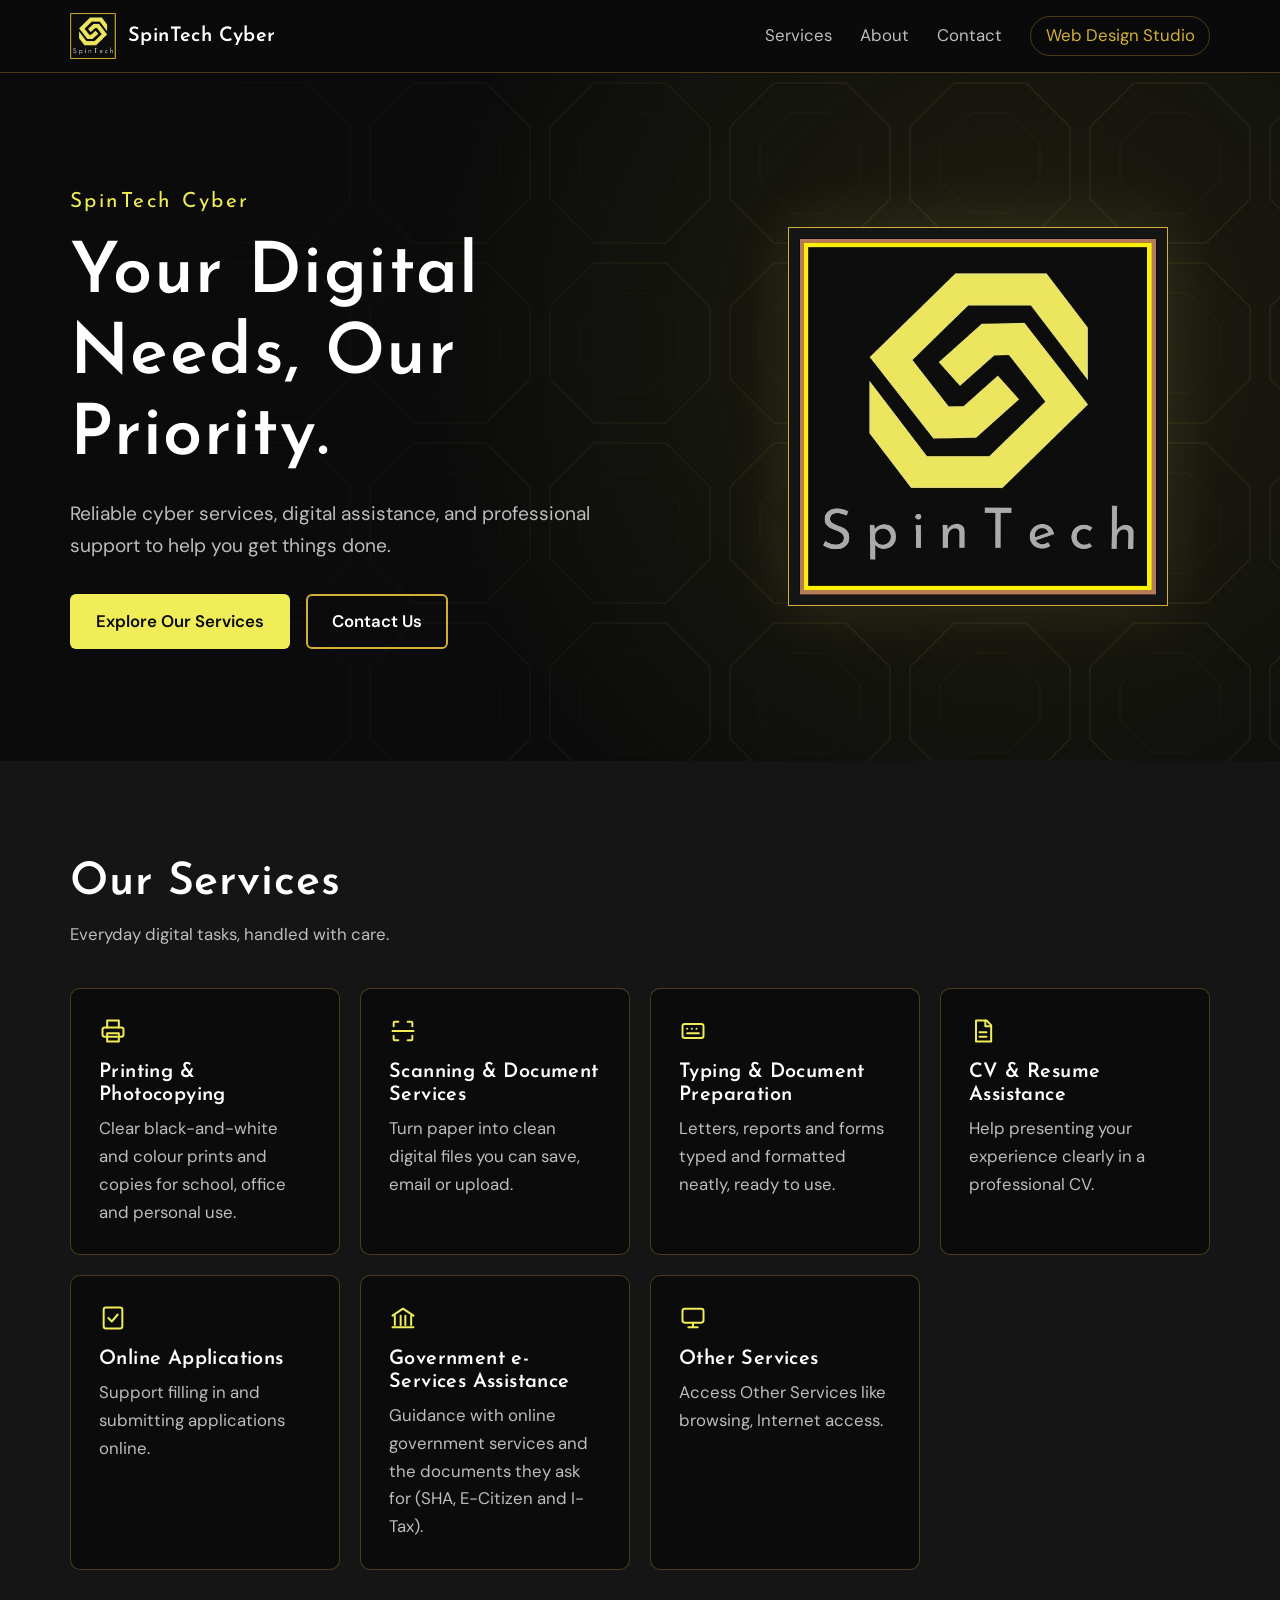
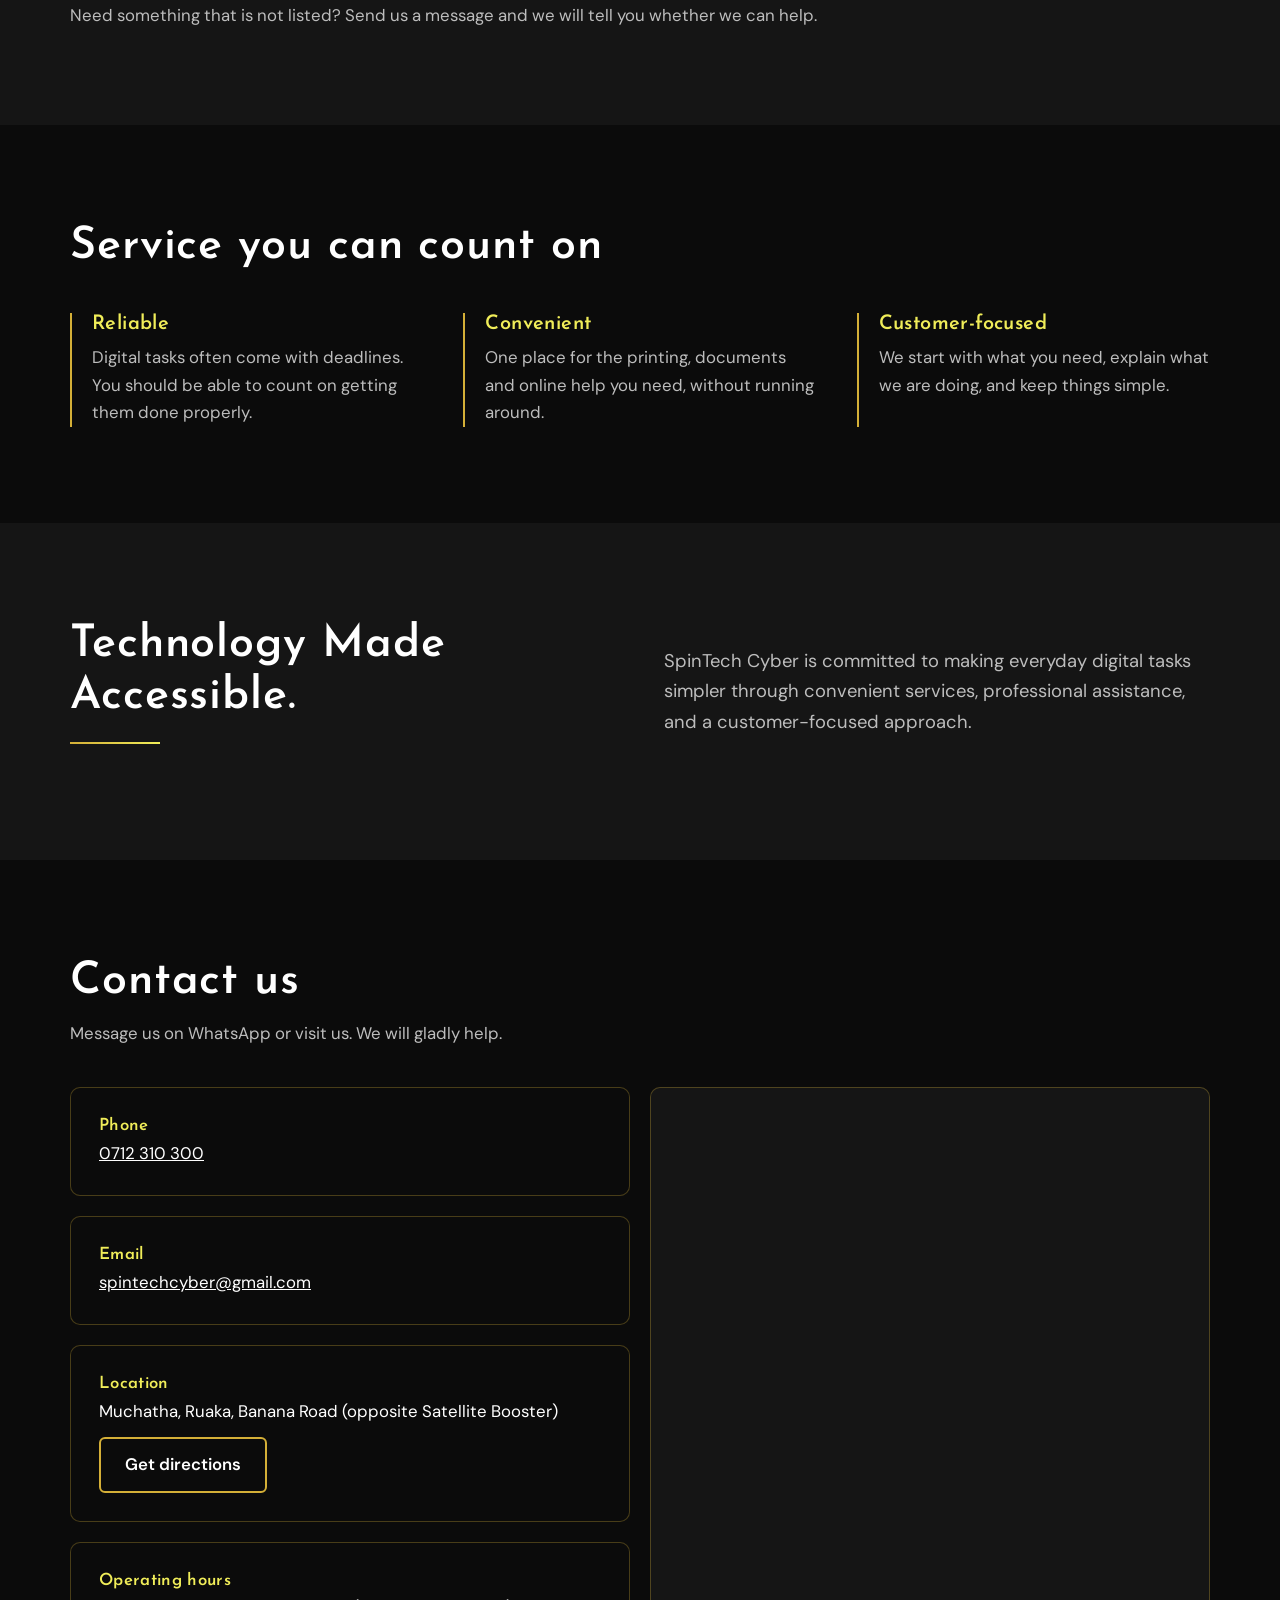
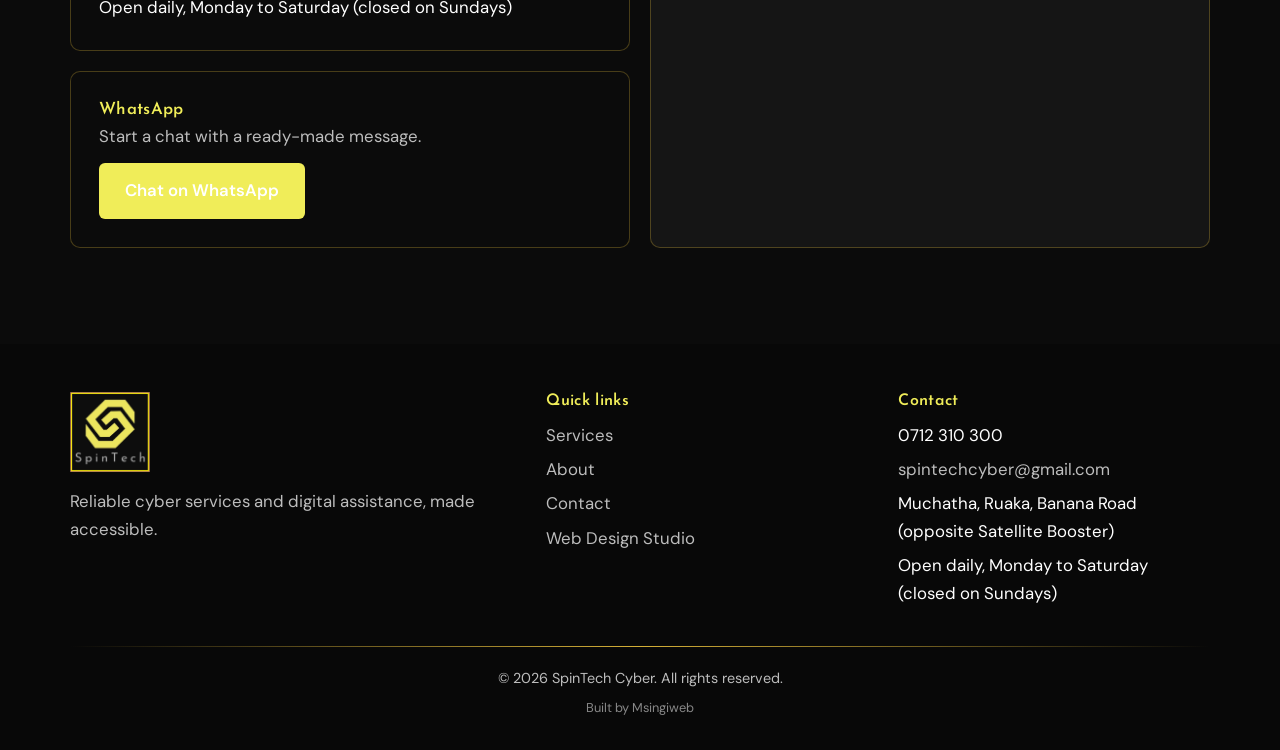
<file: index.html>
<!DOCTYPE html>
<html lang="en">
<head>
<meta charset="utf-8">
<meta name="viewport" content="width=device-width, initial-scale=1">
<title>SpinTech Cyber | Reliable Cyber Services in Kenya</title>
<meta name="description" content="SpinTech Cyber offers reliable cyber services, digital assistance and professional support to help you get things done.">
<meta name="theme-color" content="#0B0B0B">
<meta property="og:title" content="SpinTech Cyber">
<meta property="og:description" content="Your Digital Needs, Our Priority.">
<meta property="og:image" content="/assets/logo.png">
<link rel="icon" href="assets/logo.png" type="image/png">
<link rel="preconnect" href="https://fonts.googleapis.com">
<link rel="preconnect" href="https://fonts.gstatic.com" crossorigin>
<link href="https://fonts.googleapis.com/css2?family=DM+Sans:wght@400;500;700&family=Josefin+Sans:wght@400;600&display=swap" rel="stylesheet">
<link rel="stylesheet" href="css/base.css">
<link rel="stylesheet" href="css/spintech.css">
<style>
.site-footer .credit{margin:6px 0 0;text-align:center;font-size:.8rem;opacity:.7}
.site-footer .credit a{color:inherit;text-decoration:none;transition:opacity .25s}
.site-footer .credit a:hover,.site-footer .credit a:focus-visible{opacity:1;text-decoration:underline}
</style>
</head>
<body>
<a class="skip" href="#main">Skip to content</a>
<header class="site-header">
  <div class="container bar">
    <a class="brand" href="index.html" aria-label="SpinTech Cyber home"><img src="assets/logo.png" alt="SpinTech logo" width="46" height="46"><span class="brand-name">SpinTech Cyber</span></a>
    <button class="nav-toggle" aria-expanded="false" aria-controls="site-nav" aria-label="Toggle menu">&#9776;</button>
    <nav id="site-nav" aria-label="Main">
      <a href="#services">Services</a>
      <a href="#about">About</a>
      <a href="#contact">Contact</a>
      <a class="studio" href="web-studio.html">Web Design Studio</a>
    </nav>
  </div>
</header>

<main id="main">
  <section class="hero">
    <div class="container hero-grid">
      <div>
        <p class="brand-line">SpinTech Cyber</p>
        <h1>Your Digital Needs, Our Priority.</h1>
        <p class="lead">Reliable cyber services, digital assistance, and professional support to help you get things done.</p>
        <div class="actions">
          <a class="btn btn-primary" href="#services">Explore Our Services</a>
          <a class="btn btn-ghost" href="#contact">Contact Us</a>
        </div>
      </div>
      <img class="hero-logo" src="assets/logo.png" alt="SpinTech official logo" width="380" height="379" fetchpriority="high">
    </div>
  </section>

  <section id="services" class="alt">
    <div class="container">
      <div class="head">
        <h2>Our Services</h2>
        <p>Everyday digital tasks, handled with care.</p>
      </div>
      <div class="grid" id="services-grid"></div>
      <p class="note">Need something that is not listed? Send us a message and we will tell you whether we can help.</p>
    </div>
  </section>

  <section id="trust">
    <div class="container">
      <div class="head"><h2>Service you can count on</h2></div>
      <div class="points">
        <div><h3>Reliable</h3><p>Digital tasks often come with deadlines. You should be able to count on getting them done properly.</p></div>
        <div><h3>Convenient</h3><p>One place for the printing, documents and online help you need, without running around.</p></div>
        <div><h3>Customer-focused</h3><p>We start with what you need, explain what we are doing, and keep things simple.</p></div>
      </div>
    </div>
  </section>

  <section id="about" class="alt">
    <div class="container about">
      <div>
        <h2>Technology Made Accessible.</h2>
        <div class="divider"></div>
      </div>
      <p>SpinTech Cyber is committed to making everyday digital tasks simpler through convenient services, professional assistance, and a customer-focused approach.</p>
    </div>
  </section>

  <section id="contact">
    <div class="container">
      <div class="head"><h2>Contact us</h2><p>Message us on WhatsApp or visit us. We will gladly help.</p></div>
      <div class="contact-grid">
        <div class="info">
          <div class="card"><h3>Phone</h3><a data-slot="phoneDisplay" data-placeholder="[Phone number to be added]" href="#contact"></a></div>
          <div class="card"><h3>Email</h3><a data-slot="email" data-placeholder="[Email to be added]" href="#contact"></a></div>
          <div class="card"><h3>Location</h3><p><span data-slot="location" data-placeholder="[Business location to be added]"></span></p><a class="btn btn-ghost" data-maps href="#contact">Get directions</a></div>
          <div class="card"><h3>Operating hours</h3><span data-slot="hours" data-placeholder="[Operating hours to be added]"></span></div>
          <div class="card"><h3>WhatsApp</h3><p>Start a chat with a ready-made message.</p><a class="btn btn-primary" data-wa="spintech" href="#contact">Chat on WhatsApp</a></div>
        </div>
        <div id="map"><p>Map will appear here once the business location is added.</p></div>
      </div>
    </div>
  </section>
</main>

<footer class="site-footer">
  <div class="container">
    <div class="foot">
      <div>
        <img src="assets/logo.png" alt="SpinTech logo" width="80" height="80" loading="lazy">
        <p>Reliable cyber services and digital assistance, made accessible.</p>
      </div>
      <div>
        <h3>Quick links</h3>
        <ul><li><a href="#services">Services</a></li><li><a href="#about">About</a></li><li><a href="#contact">Contact</a></li><li><a href="web-studio.html">Web Design Studio</a></li></ul>
      </div>
      <div>
        <h3>Contact</h3>
        <ul>
          <li><span data-slot="phoneDisplay" data-placeholder="[Phone to be added]"></span></li>
          <li><a data-slot="email" data-placeholder="[Email to be added]" href="#contact"></a></li>
          <li><span data-slot="location" data-placeholder="[Location to be added]"></span></li>
          <li><span data-slot="hours" data-placeholder="[Hours to be added]"></span></li>
        </ul>
      </div>
    </div>
    <div class="rule"></div>
    <p class="copy">&copy; <span data-year></span> SpinTech Cyber. All rights reserved.</p>
    <p class="credit"><a href="https://www.msingiweb.co.ke" target="_blank" rel="noopener">Built by Msingiweb</a></p>
  </div>
</footer>
<script src="js/config.js"></script>
<script src="js/main.js"></script>
</body>
</html>
</file>
<file: css/base.css>
*,*::before,*::after{box-sizing:border-box}
html{scroll-behavior:smooth;scroll-padding-top:80px;-webkit-text-size-adjust:100%}
body{margin:0;line-height:1.65;-webkit-font-smoothing:antialiased}
img,svg,iframe{max-width:100%;display:block}
h1,h2,h3,p,ul{margin:0}
ul{padding:0;list-style:none}
a{color:inherit}
:focus-visible{outline:3px solid var(--focus);outline-offset:3px;border-radius:4px}
.container{width:min(1140px,100% - 2.5rem);margin-inline:auto}
.skip{position:absolute;left:-999px;top:0;background:#fff;color:#000;padding:.75rem 1rem;z-index:100}
.skip:focus{left:1rem;top:1rem}
.placeholder{font-style:italic;opacity:.8}
.btn{display:inline-flex;align-items:center;justify-content:center;min-height:48px;padding:.75rem 1.5rem;border-radius:var(--btn-radius);font-weight:600;text-decoration:none;border:2px solid transparent;transition:background .2s,color .2s,border-color .2s,transform .2s;cursor:pointer}
.btn:hover{transform:translateY(-2px)}
.nav-toggle{display:none;background:none;border:1px solid currentColor;color:inherit;border-radius:8px;width:46px;height:46px;cursor:pointer;font-size:1.3rem}
@media (max-width:820px){
  .nav-toggle{display:block}
  #site-nav{display:none;background:var(--bg);position:absolute;left:0;right:0;top:100%;flex-direction:column;align-items:stretch;gap:0;padding:.25rem 1.25rem 1.25rem;border-bottom:1px solid var(--line);box-shadow:0 18px 30px rgba(0,0,0,.18)}
  #site-nav.open{display:flex}
  #site-nav a{padding:.9rem 0;line-height:1.3;text-align:left;border-bottom:1px solid var(--line)}
}
@media (prefers-reduced-motion:reduce){*{animation:none!important;transition:none!important;scroll-behavior:auto!important}}
</file>
<file: css/spintech.css>
:root{--bg:#0B0B0B;--bg2:#151515;--yellow:#F0ED59;--gold:#D4AF37;--text:#fff;--muted:#BDBDBD;--line:rgba(212,175,55,.3);--focus:#F0ED59;--btn-radius:6px}
body{background:var(--bg);color:var(--text);font-family:"DM Sans",system-ui,sans-serif;font-size:1.05rem}
h1,h2,h3,.brand-name{font-family:"Josefin Sans","DM Sans",sans-serif;letter-spacing:.02em;line-height:1.15}
h2{font-size:clamp(1.9rem,4vw,2.8rem);font-weight:600}
h3{font-size:1.25rem;font-weight:600}
p{color:var(--muted)}
.site-header{position:sticky;top:0;z-index:50;background:rgba(11,11,11,.94);backdrop-filter:blur(10px);border-bottom:1px solid var(--line)}
.bar{display:flex;align-items:center;justify-content:space-between;min-height:72px}
.brand{display:flex;align-items:center;gap:.75rem;text-decoration:none}
.brand img{width:46px;height:46px}
.brand-name{font-size:1.25rem;font-weight:600;color:var(--text)}
@media (min-width:821px){#site-nav{display:flex;align-items:center;gap:1.75rem}}
#site-nav a{text-decoration:none;color:var(--muted);transition:color .2s}
#site-nav a:hover{color:var(--yellow)}
#site-nav a.studio{color:var(--gold);border:1px solid var(--line);padding:.35rem .9rem;border-radius:999px;text-align:center}
.btn-primary{background:var(--yellow);color:#0B0B0B}.btn-primary:hover{background:#fff}
.btn-ghost{border-color:var(--gold);color:var(--text)}.btn-ghost:hover{background:rgba(212,175,55,.12);border-color:var(--yellow)}
.hero{position:relative;overflow:hidden;padding:clamp(3.5rem,9vw,7rem) 0;background:radial-gradient(circle at 80% 40%,rgba(240,237,89,.09),transparent 55%),var(--bg)}
.hero::before{content:"";position:absolute;inset:0;opacity:.6;background-image:url("data:image/svg+xml,%3Csvg xmlns='http://www.w3.org/2000/svg' width='180' height='180'%3E%3Cpolygon points='54,10 126,10 170,54 170,126 126,170 54,170 10,126 10,54' fill='none' stroke='%23D4AF37' stroke-opacity='.16' stroke-width='1.5'/%3E%3Cpolygon points='72,40 108,40 140,72 140,108 108,140 72,140 40,108 40,72' fill='none' stroke='%23F0ED59' stroke-opacity='.07'/%3E%3C/svg%3E");-webkit-mask-image:linear-gradient(90deg,transparent 0,#000 70%);mask-image:linear-gradient(90deg,transparent 0,#000 70%)}
.hero-grid{position:relative;display:grid;grid-template-columns:1.15fr .85fr;gap:3rem;align-items:center}
.brand-line{color:var(--yellow);font-family:"Josefin Sans",sans-serif;font-size:1.3rem;letter-spacing:.12em;margin-bottom:1rem}
.hero h1{font-size:clamp(2.5rem,6vw,4.4rem);font-weight:600;margin-bottom:1.25rem}
.lead{font-size:1.2rem;max-width:34rem;margin-bottom:2rem}
.actions{display:flex;flex-wrap:wrap;gap:1rem}
.hero-logo{justify-self:center;width:min(380px,100%);border:1px solid var(--gold);padding:10px;background:var(--bg2);box-shadow:0 0 60px rgba(240,237,89,.12);animation:rise 1s ease-out both}
@keyframes rise{from{opacity:0;transform:translateY(16px) scale(.97)}to{opacity:1;transform:none}}
@media (max-width:820px){.hero-grid{grid-template-columns:1fr}.hero-logo{order:-1;width:min(240px,70%);justify-self:start}}
section{padding:clamp(3.5rem,8vw,6rem) 0}
.head{max-width:40rem;margin-bottom:2.5rem}.head h2{margin-bottom:.75rem}
.alt{background:var(--bg2)}
.grid{display:grid;grid-template-columns:repeat(auto-fill,minmax(250px,1fr));gap:1.25rem}
.card{background:var(--bg);border:1px solid var(--line);padding:1.75rem;border-radius:10px;transition:border-color .25s,transform .25s,box-shadow .25s}
.card:hover{border-color:var(--yellow);transform:translateY(-4px);box-shadow:0 10px 30px rgba(240,237,89,.07)}
.icon{display:inline-flex;color:var(--yellow);margin-bottom:1rem}
.card h3{margin-bottom:.5rem}
.note{margin-top:2rem}
.points{display:grid;grid-template-columns:repeat(auto-fit,minmax(240px,1fr));gap:2.5rem}
.points div{border-left:2px solid var(--gold);padding-left:1.25rem}
.points h3{color:var(--yellow);margin-bottom:.5rem}
.about{display:grid;grid-template-columns:1fr 1fr;gap:3rem;align-items:center}
.about p{font-size:1.15rem}
.divider{height:2px;width:90px;background:linear-gradient(90deg,var(--gold),var(--yellow));margin:1.25rem 0}
@media (max-width:820px){.about{grid-template-columns:1fr}}
.contact-grid{display:grid;grid-template-columns:1fr 1fr;gap:1.25rem}
.info{display:grid;gap:1.25rem;align-content:start}
.info .card:hover{transform:none;box-shadow:none}
.info h3{font-size:1.05rem;color:var(--yellow);margin-bottom:.25rem}
.info a,.info span{color:var(--text)}
.info .btn{margin-top:.75rem}
#map{min-height:320px;border:1px solid var(--line);border-radius:10px;overflow:hidden;background:var(--bg2);display:grid;place-items:center;text-align:center;padding:1.5rem}
#map iframe{width:100%;height:100%;min-height:320px;border:0}
@media (max-width:820px){.contact-grid{grid-template-columns:1fr}}
.site-footer{background:#080808;padding:3rem 0 2rem}
.foot{display:grid;grid-template-columns:1.4fr 1fr 1fr;gap:2.5rem}
.foot img{width:80px;margin-bottom:1rem}
.foot h3{font-size:1rem;margin-bottom:.75rem;color:var(--yellow)}
.foot li{margin-bottom:.4rem}
.foot a{color:var(--muted);text-decoration:none}.foot a:hover{color:var(--yellow)}
.rule{height:1px;background:linear-gradient(90deg,transparent,var(--gold),transparent);margin:2rem 0 1.25rem}
.copy{font-size:.9rem;text-align:center}
@media (max-width:820px){.foot{grid-template-columns:1fr}}
@media (max-width:820px){#site-nav a.studio{margin-top:1rem;padding:.8rem 1rem;text-align:center;border:1px solid var(--gold)}}
img.hero-logo{height:auto;object-fit:contain}
</file>
